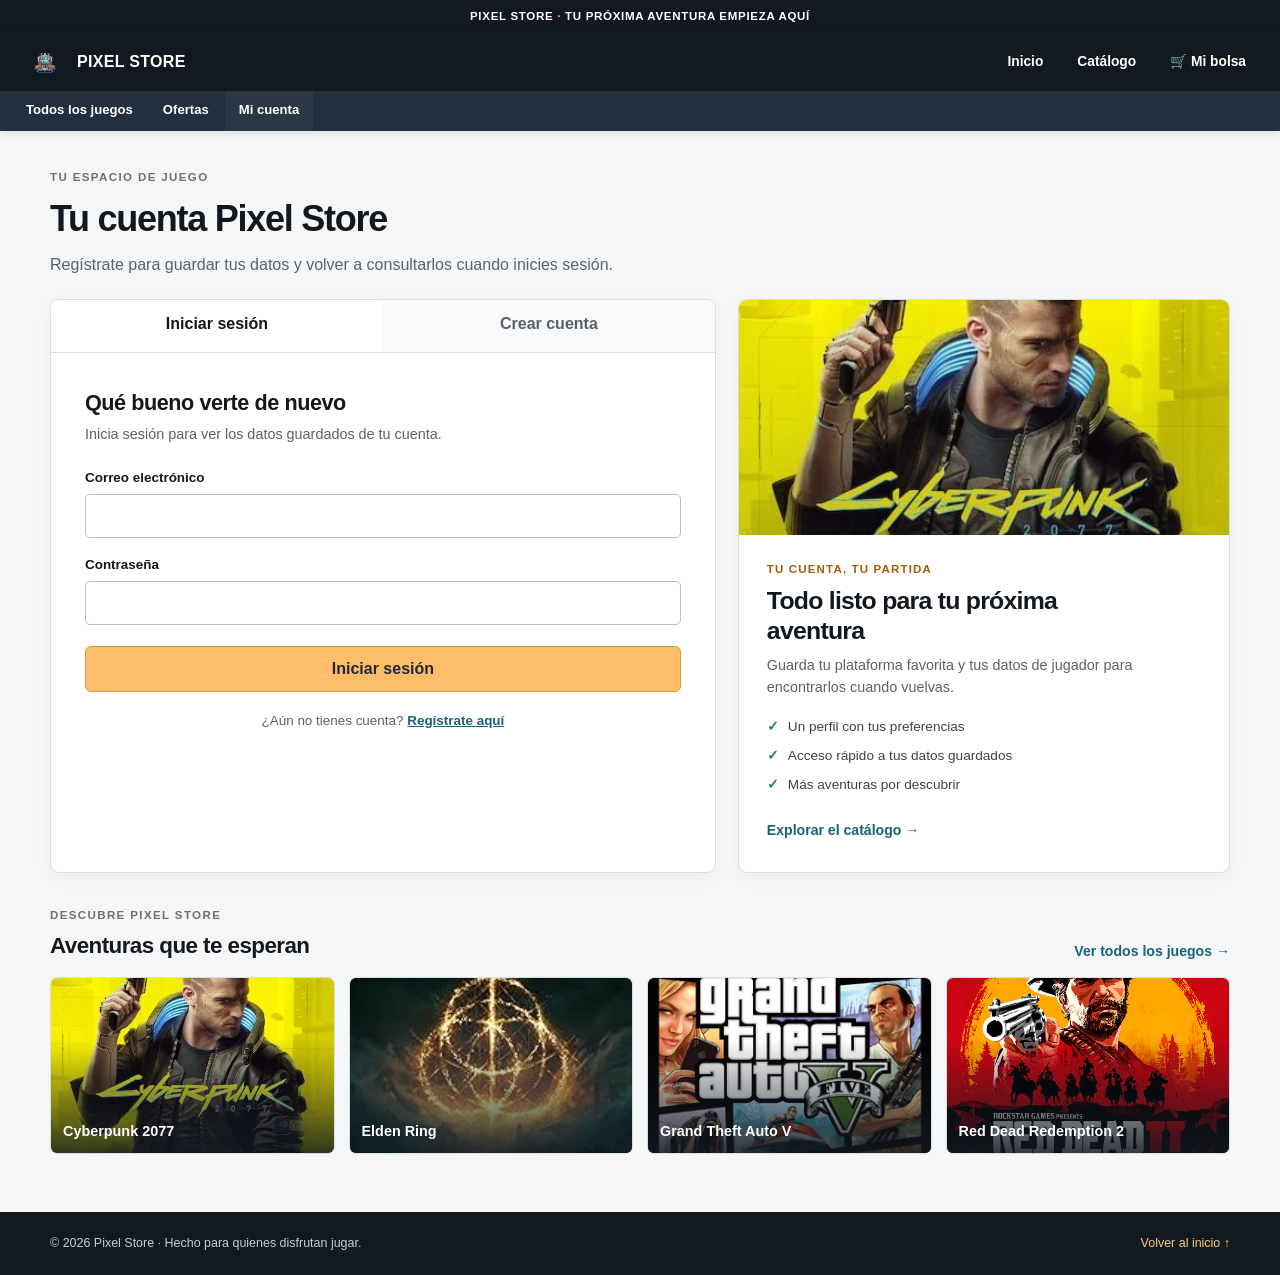
<file: inicio.html>
<!DOCTYPE html>
<html lang="es">
<head>
  <meta charset="UTF-8">
  <meta name="viewport" content="width=device-width, initial-scale=1">
  <meta name="description" content="Crea tu cuenta de Pixel Store o inicia sesión para consultar tu perfil de jugador.">
  <title>Pixel Store | Mi cuenta</title>
  <link rel="stylesheet" href="inicio.css">
</head>
<body>
  <div class="franja-info">PIXEL STORE <span>·</span> TU PRÓXIMA AVENTURA EMPIEZA AQUÍ</div>

  <header class="barra-superior">
    <nav class="navegacion" aria-label="Navegación principal">
      <a class="marca" href="index.html" aria-label="Pixel Store, inicio">
        <img class="marca-icono" src="logo.jpg" alt="">
        <span>PIXEL STORE</span>
      </a>
      <div class="controles-navegacion">
        <a class="enlace-nav" href="index.html">Inicio</a>
        <a class="enlace-nav" href="paginaweb.html">Catálogo</a>
        <a class="enlace-carrito" href="paginaweb.html#carrito-seccion" aria-label="Ir a la bolsa">🛒 Mi bolsa</a>
      </div>
    </nav>
    <nav class="menu-categorias" aria-label="Secciones de la tienda">
      <div class="contenedor-menu">
        <a href="paginaweb.html" class="cat-link">Todos los juegos</a>
        <a href="paginaweb.html#titulo-catalogo" class="cat-link">Ofertas</a>
        <a href="inicio.html" class="cat-link activo" aria-current="page">Mi cuenta</a>
      </div>
    </nav>
  </header>

  <main class="contenedor-principal">
    <section class="encabezado-cuenta" aria-labelledby="titulo-pagina">
      <p class="sobre-titulo">TU ESPACIO DE JUEGO</p>
      <h1 id="titulo-pagina">Tu cuenta Pixel Store</h1>
      <p>Regístrate para guardar tus datos y volver a consultarlos cuando inicies sesión.</p>
    </section>

    <div class="contenido-cuenta">
      <section class="panel-acceso" aria-label="Registro e inicio de sesión">
        <div class="pestanas" role="tablist" aria-label="Acceso a tu cuenta">
          <button id="pestana-login" class="pestana activa" type="button" role="tab" aria-selected="true" aria-controls="formulario-login">Iniciar sesión</button>
          <button id="pestana-registro" class="pestana" type="button" role="tab" aria-selected="false" aria-controls="formulario-registro">Crear cuenta</button>
        </div>

        <p id="mensaje-acceso" class="mensaje-acceso" role="status" aria-live="polite" hidden></p>

        <form id="formulario-login" class="formulario-cuenta" aria-labelledby="pestana-login">
          <h2>Qué bueno verte de nuevo</h2>
          <p class="texto-formulario">Inicia sesión para ver los datos guardados de tu cuenta.</p>
          <label for="login-correo">Correo electrónico</label>
          <input id="login-correo" name="correo" type="email" autocomplete="username" required>
          <label for="login-password">Contraseña</label>
          <input id="login-password" name="password" type="password" autocomplete="current-password" required>
          <button class="boton-principal" type="submit">Iniciar sesión</button>
          <p class="cambio-formulario">¿Aún no tienes cuenta? <button type="button" data-mostrar="registro">Regístrate aquí</button></p>
        </form>

        <form id="formulario-registro" class="formulario-cuenta" aria-labelledby="pestana-registro" hidden>
          <h2>Únete a Pixel Store</h2>
          <p class="texto-formulario">Completa tus datos para guardar tu perfil de jugador.</p>
          <div class="campos-dobles">
            <div class="campo">
              <label for="registro-nombre">Nombre</label>
              <input id="registro-nombre" name="nombre" type="text" autocomplete="given-name" minlength="2" maxlength="60" required>
            </div>
            <div class="campo">
              <label for="registro-apellido">Apellido</label>
              <input id="registro-apellido" name="apellido" type="text" autocomplete="family-name" minlength="2" maxlength="60" required>
            </div>
          </div>
          <div class="campos-dobles">
            <div class="campo">
              <label for="registro-dni">DNI / Documento</label>
              <input id="registro-dni" name="dni" type="text" autocomplete="off" minlength="5" maxlength="20" required>
            </div>
            <div class="campo">
              <label for="registro-telefono">Teléfono</label>
              <input id="registro-telefono" name="telefono" type="tel" autocomplete="tel" minlength="7" maxlength="20" required>
            </div>
          </div>
          <div class="campo">
            <label for="registro-correo">Correo electrónico</label>
            <input id="registro-correo" name="correo" type="email" autocomplete="email" maxlength="254" required>
          </div>
          <div class="campo">
            <label for="registro-password">Contraseña <span class="ayuda-campo">(mínimo 8 caracteres)</span></label>
            <input id="registro-password" name="password" type="password" autocomplete="new-password" minlength="8" maxlength="128" required>
          </div>
          <div class="campos-dobles">
            <div class="campo">
              <label for="registro-pais">País / Región</label>
              <select id="registro-pais" name="pais" autocomplete="country-name" required>
                <option value="Perú">Perú</option>
                <option value="Argentina">Argentina</option>
                <option value="Colombia">Colombia</option>
                <option value="México">México</option>
              </select>
            </div>
            <div class="campo">
              <label for="registro-plataforma">Plataforma preferida</label>
              <select id="registro-plataforma" name="plataforma" required>
                <option value="PC / Steam">PC / Steam</option>
                <option value="PlayStation 5">PlayStation 5</option>
                <option value="Xbox Series X/S">Xbox Series X/S</option>
                <option value="Nintendo Switch">Nintendo Switch</option>
              </select>
            </div>
          </div>
          <div class="campos-dobles">
            <div class="campo">
              <label for="registro-tipo">Tipo de cuenta</label>
              <select id="registro-tipo" name="tipoCuenta" required>
                <option value="Estándar">Estándar</option>
                <option value="VIP / Gamer">VIP / Gamer</option>
              </select>
            </div>
            <div class="campo">
              <label for="registro-suscripcion">Membresía</label>
              <select id="registro-suscripcion" name="suscripcion" required>
                <option value="Gratuita">Gratuita</option>
                <option value="Pixel Gold">Pixel Gold</option>
                <option value="Pixel Platinum">Pixel Platinum</option>
              </select>
            </div>
          </div>
          <button class="boton-principal" type="submit">Crear mi cuenta</button>
          <p class="aviso-privacidad">Esta demostración guarda el perfil en este navegador; no es una cuenta en línea.</p>
          <p class="cambio-formulario">¿Ya tienes una cuenta? <button type="button" data-mostrar="login">Inicia sesión</button></p>
        </form>

        <section id="perfil-guardado" class="perfil-guardado" aria-labelledby="titulo-perfil" hidden>
          <div class="avatar-perfil" aria-hidden="true">PS</div>
          <h2 id="titulo-perfil">Tu perfil de jugador</h2>
          <p id="saludo-perfil" class="saludo-perfil"></p>
          <dl id="datos-perfil" class="datos-perfil"></dl>
          <button id="boton-cerrar-sesion" class="boton-secundario" type="button">Cerrar sesión</button>
        </section>
      </section>

      <aside class="panel-informativo">
        <div class="imagen-panel" role="img" aria-label="Arte de Cyberpunk 2077"></div>
        <div class="texto-panel">
          <p class="etiqueta-panel">TU CUENTA, TU PARTIDA</p>
          <h2>Todo listo para tu próxima aventura</h2>
          <p>Guarda tu plataforma favorita y tus datos de jugador para encontrarlos cuando vuelvas.</p>
          <ul>
            <li>Un perfil con tus preferencias</li>
            <li>Acceso rápido a tus datos guardados</li>
            <li>Más aventuras por descubrir</li>
          </ul>
          <a href="paginaweb.html" class="enlace-tienda">Explorar el catálogo →</a>
        </div>
      </aside>
    </div>

    <section class="seleccion-juegos" aria-labelledby="titulo-seleccion">
      <div class="cabecera-seleccion">
        <div>
          <p class="sobre-titulo">DESCUBRE PIXEL STORE</p>
          <h2 id="titulo-seleccion">Aventuras que te esperan</h2>
        </div>
        <a href="paginaweb.html#titulo-catalogo" class="enlace-tienda">Ver todos los juegos →</a>
      </div>
      <div class="galeria-juegos">
        <a class="tarjeta-galeria" href="paginaweb.html#catalogo-juegos">
          <img src="Cyberpunk%202077.jpg" alt="Portada de Cyberpunk 2077" loading="lazy">
          <span>Cyberpunk 2077</span>
        </a>
        <a class="tarjeta-galeria" href="paginaweb.html#catalogo-juegos">
          <img src="EldenRing.jpg" alt="Portada de Elden Ring" loading="lazy">
          <span>Elden Ring</span>
        </a>
        <a class="tarjeta-galeria" href="paginaweb.html#catalogo-juegos">
          <img src="GTAV.jpg" alt="Portada de Grand Theft Auto V" loading="lazy">
          <span>Grand Theft Auto V</span>
        </a>
        <a class="tarjeta-galeria" href="paginaweb.html#catalogo-juegos">
          <img src="RedDeadRedemption2.jpg" alt="Portada de Red Dead Redemption 2" loading="lazy">
          <span>Red Dead Redemption 2</span>
        </a>
      </div>
    </section>
  </main>

  <footer class="pie-pagina">
    <span>© 2026 Pixel Store · Hecho para quienes disfrutan jugar.</span>
    <a href="index.html">Volver al inicio ↑</a>
  </footer>
  <script src="inicio.js" defer></script>
</body>
</html>
</file>
<file: inicio.css>
:root {
  color-scheme: light;
  --text: #111820;
  --muted: #58636c;
  --border: #d9dee2;
  --accent: #febd69;
  --accent-hover: #f3a847;
  --nav: #131921;
  --nav-secondary: #232f3e;
  --link: #17647a;
}

* { box-sizing: border-box; }
html { min-height: 100%; scroll-behavior: smooth; }
::selection {
  background: transparent;
  color: inherit;
}
:focus-visible {
  outline: none;
}
body {
  min-height: 100vh;
  margin: 0;
  background: #f5f6f7;
  color: var(--text);
  font-family: Arial, "Segoe UI", sans-serif;
  line-height: 1.5;
}
button, input, select { font: inherit; }
[hidden] { display: none !important; }

.franja-info {
  padding: 8px 12px;
  background: var(--nav);
  color: #fff;
  font-size: .72rem;
  font-weight: 700;
  letter-spacing: .06em;
  text-align: center;
}
.franja-info span { color: var(--accent); }

.barra-superior {
  position: sticky;
  top: 0;
  z-index: 5;
  background: var(--nav);
  box-shadow: 0 2px 8px #11182020;
}
.navegacion {
  display: flex;
  width: min(1560px, 100%);
  min-height: 58px;
  align-items: center;
  justify-content: space-between;
  gap: 20px;
  margin: auto;
  padding: 8px 22px;
}
.marca {
  display: inline-flex;
  align-items: center;
  gap: 9px;
  color: #fff;
  font-size: 1rem;
  font-weight: 850;
  letter-spacing: .02em;
  text-decoration: none;
  white-space: nowrap;
}
.marca-icono { width: 46px; height: 40px; object-fit: contain; mix-blend-mode: screen; }
.controles-navegacion { display: flex; align-items: center; gap: 10px; }
.enlace-nav, .enlace-carrito {
  padding: 8px 12px;
  border-radius: 5px;
  color: #fff;
  font-size: .86rem;
  font-weight: 700;
  text-decoration: none;
  white-space: nowrap;
}
.enlace-nav:hover, .enlace-carrito:hover { background: rgba(255, 255, 255, .06); }
.menu-categorias { overflow-x: auto; background: var(--nav-secondary); scrollbar-width: none; }
.menu-categorias::-webkit-scrollbar { display: none; }
.contenedor-menu {
  display: flex;
  width: min(1560px, 100%);
  gap: 2px;
  margin: auto;
  padding: 0 12px;
}
.cat-link {
  display: inline-flex;
  min-height: 40px;
  align-items: center;
  padding: 0 14px;
  border-bottom: 2px solid transparent;
  color: #fff;
  font-size: .82rem;
  font-weight: 600;
  text-decoration: none;
  white-space: nowrap;
}
.cat-link:hover, .cat-link.activo { border-bottom-color: transparent; background: rgba(255, 255, 255, .04); }

.contenedor-principal { width: min(1180px, calc(100% - 40px)); margin: 38px auto 58px; }
.encabezado-cuenta { margin-bottom: 22px; }
.sobre-titulo { margin: 0 0 5px; color: #65717b; font-size: .72rem; font-weight: 800; letter-spacing: .12em; }
.encabezado-cuenta h1 { margin: 0; font-size: clamp(1.7rem, 3vw, 2.25rem); letter-spacing: -.035em; }
.encabezado-cuenta > p:last-child { margin: 7px 0 0; color: var(--muted); }

.contenido-cuenta { display: grid; grid-template-columns: minmax(0, 1.15fr) minmax(300px, .85fr); align-items: stretch; gap: 22px; }
.panel-acceso, .panel-informativo { overflow: hidden; border: 1px solid var(--border); border-radius: 9px; background: #fff; box-shadow: 0 5px 18px #17212a0a; }
.panel-acceso { min-width: 0; }
.pestanas { display: grid; grid-template-columns: 1fr 1fr; border-bottom: 1px solid var(--border); background: #f8f9fa; }
.pestana { min-height: 52px; border: 0; border-bottom: 3px solid transparent; background: transparent; color: #56616b; font-weight: 700; cursor: pointer; }
.pestana:hover { background: #f1f3f4; }
.pestana.activa { border-bottom-color: transparent; background: #fff; color: var(--text); }

.formulario-cuenta, .perfil-guardado { padding: clamp(22px, 4vw, 34px); }
.formulario-cuenta h2, .perfil-guardado h2 { margin: 0; font-size: 1.35rem; letter-spacing: -.02em; }
.texto-formulario { margin: 5px 0 22px; color: var(--muted); font-size: .9rem; }
.formulario-cuenta > label, .campo label { display: block; margin: 0 0 6px; font-size: .84rem; font-weight: 700; }
.formulario-cuenta input, .formulario-cuenta select {
  width: 100%;
  min-height: 43px;
  padding: 9px 11px;
  border: 1px solid #b9c0c5;
  border-radius: 5px;
  background: #fff;
  color: var(--text);
}
.formulario-cuenta > input { margin-bottom: 17px; }
.formulario-cuenta input:focus, .formulario-cuenta select:focus { border-color: #b9c0c5; outline: none; }
.campos-dobles { display: grid; grid-template-columns: repeat(2, minmax(0, 1fr)); gap: 14px; margin-bottom: 15px; }
.campo { min-width: 0; }
.campo input, .campo select { display: block; }
.ayuda-campo { color: #68737c; font-size: .75rem; font-weight: 400; }
.boton-principal {
  width: 100%;
  min-height: 46px;
  margin-top: 4px;
  border: 1px solid #d99a42;
  border-radius: 6px;
  background: var(--accent);
  color: #202a33;
  font-weight: 750;
  cursor: pointer;
  transition: background .2s, transform .2s;
}
.boton-principal:hover { transform: translateY(-1px); background: var(--accent-hover); }
.cambio-formulario { margin: 19px 0 0; color: var(--muted); font-size: .84rem; text-align: center; }
.cambio-formulario button { padding: 0; border: 0; background: none; color: var(--link); font-weight: 700; text-decoration: underline; cursor: pointer; }
.aviso-privacidad { margin: 13px 0 0; color: #68737c; font-size: .76rem; line-height: 1.5; }
.mensaje-acceso { margin: 18px 28px 0; padding: 10px 12px; border: 1px solid #b9dccc; border-radius: 5px; background: #e8f7ef; color: #1d583b; font-size: .86rem; }
.mensaje-acceso.error { border-color: #e8c3bd; background: #fff0ed; color: #842f24; }

.panel-informativo { display: flex; flex-direction: column; }
.imagen-panel {
  min-height: 235px;
  background: linear-gradient(0deg, #11182033, transparent), url("Cyberpunk%202077.jpg") center 35% / cover;
}
.texto-panel { flex: 1; padding: 26px 28px 30px; }
.etiqueta-panel { margin: 0 0 8px; color: #a35b0b; font-size: .72rem; font-weight: 800; letter-spacing: .1em; }
.texto-panel h2 { max-width: 360px; margin: 0 0 10px; font-size: 1.55rem; line-height: 1.2; letter-spacing: -.03em; }
.texto-panel > p:not(.etiqueta-panel) { margin: 0; color: var(--muted); font-size: .9rem; }
.texto-panel ul { display: grid; gap: 9px; margin: 18px 0 22px; padding: 0; color: #39454e; font-size: .85rem; list-style: none; }
.texto-panel li::before { margin-right: 9px; color: #238451; content: "✓"; font-weight: 800; }
.enlace-tienda { color: var(--link); font-size: .88rem; font-weight: 700; text-decoration: none; }
.enlace-tienda:hover { text-decoration: underline; }

.seleccion-juegos { margin-top: 34px; }
.cabecera-seleccion { display: flex; align-items: end; justify-content: space-between; gap: 16px; margin-bottom: 14px; }
.cabecera-seleccion h2 { margin: 0; font-size: 1.4rem; letter-spacing: -.025em; }
.galeria-juegos { display: grid; grid-template-columns: repeat(4, minmax(0, 1fr)); gap: 14px; }
.tarjeta-galeria {
  position: relative;
  min-width: 0;
  overflow: hidden;
  aspect-ratio: 16 / 10;
  border: 1px solid var(--border);
  border-radius: 7px;
  background: #202a33;
  color: #fff;
  text-decoration: none;
}
.tarjeta-galeria img { display: block; width: 100%; height: 100%; object-fit: cover; transition: transform .3s ease; }
.tarjeta-galeria::after { position: absolute; inset: 35% 0 0; background: linear-gradient(transparent, #111820d9); content: ""; }
.tarjeta-galeria span { position: absolute; z-index: 1; right: 12px; bottom: 11px; left: 12px; font-size: .9rem; font-weight: 700; }
.tarjeta-galeria:hover img { transform: scale(1.05); }
.tarjeta-galeria:hover { box-shadow: 0 6px 16px #17212a24; }

.perfil-guardado { text-align: center; }
.avatar-perfil { display: grid; width: 68px; height: 68px; margin: 0 auto 14px; place-items: center; border-radius: 50%; background: #232f3e; color: var(--accent); font-size: 1.25rem; font-weight: 800; }
.saludo-perfil { margin: 5px 0 21px; color: var(--muted); }
.datos-perfil { display: grid; grid-template-columns: repeat(2, minmax(0, 1fr)); gap: 0 18px; margin: 0 0 20px; text-align: left; }
.dato-perfil { min-width: 0; padding: 10px 0; border-bottom: 1px solid #eceeef; }
.dato-perfil dt { color: #68737c; font-size: .72rem; font-weight: 700; }
.dato-perfil dd { margin: 3px 0 0; overflow-wrap: anywhere; font-size: .88rem; font-weight: 600; }
.boton-secundario { min-height: 40px; padding: 8px 17px; border: 1px solid #aeb4b8; border-radius: 20px; background: #fff; color: var(--text); font-weight: 700; cursor: pointer; }
.boton-secundario:hover { background: #f2f4f5; }

.pie-pagina {
  display: flex;
  justify-content: space-between;
  gap: 18px;
  padding: 22px max(24px, calc((100% - 1180px) / 2));
  background: #131921;
  color: #c7cdd2;
  font-size: .78rem;
}
.pie-pagina a { color: #ffca7a; text-decoration: none; }
.pie-pagina a:hover { text-decoration: underline; }

button:focus-visible, a:focus-visible, input:focus-visible, select:focus-visible { outline: 3px solid #d88316; outline-offset: 2px; }

@media (max-width: 820px) {
  .contenido-cuenta { grid-template-columns: minmax(0, 1fr); }
  .panel-informativo { display: grid; grid-template-columns: minmax(190px, .75fr) 1fr; }
  .imagen-panel { min-height: 100%; }
}

@media (max-width: 560px) {
  .navegacion { min-height: 54px; padding: 7px 12px; }
  .marca { font-size: .87rem; }
  .marca-icono { width: 38px; height: 34px; }
  .controles-navegacion { gap: 2px; }
  .enlace-nav, .enlace-carrito { padding: 7px; font-size: .74rem; }
  .contenedor-menu { padding: 0 5px; }
  .cat-link { padding-inline: 10px; font-size: .76rem; }
  .contenedor-principal { width: calc(100% - 24px); margin: 25px auto 38px; }
  .encabezado-cuenta > p:last-child { font-size: .9rem; }
  .formulario-cuenta, .perfil-guardado { padding: 22px 17px; }
  .campos-dobles { gap: 10px; }
  .campo label { font-size: .78rem; }
  .campo input, .campo select { padding: 8px; font-size: .84rem; }
  .panel-informativo { display: flex; }
  .imagen-panel { min-height: 180px; }
  .texto-panel { padding: 22px; }
  .galeria-juegos { grid-template-columns: repeat(2, minmax(0, 1fr)); gap: 10px; }
  .tarjeta-galeria span { font-size: .8rem; }
  .datos-perfil { gap: 0 12px; }
  .pie-pagina { align-items: flex-start; flex-direction: column; padding: 18px 14px; }
}

@media (max-width: 380px) {
  .campos-dobles { grid-template-columns: 1fr; }
  .controles-navegacion .enlace-nav:first-child { display: none; }
}

@media (prefers-reduced-motion: reduce) {
  html { scroll-behavior: auto; }
  *, *::before, *::after { transition-duration: .01ms !important; }
}
</file>
